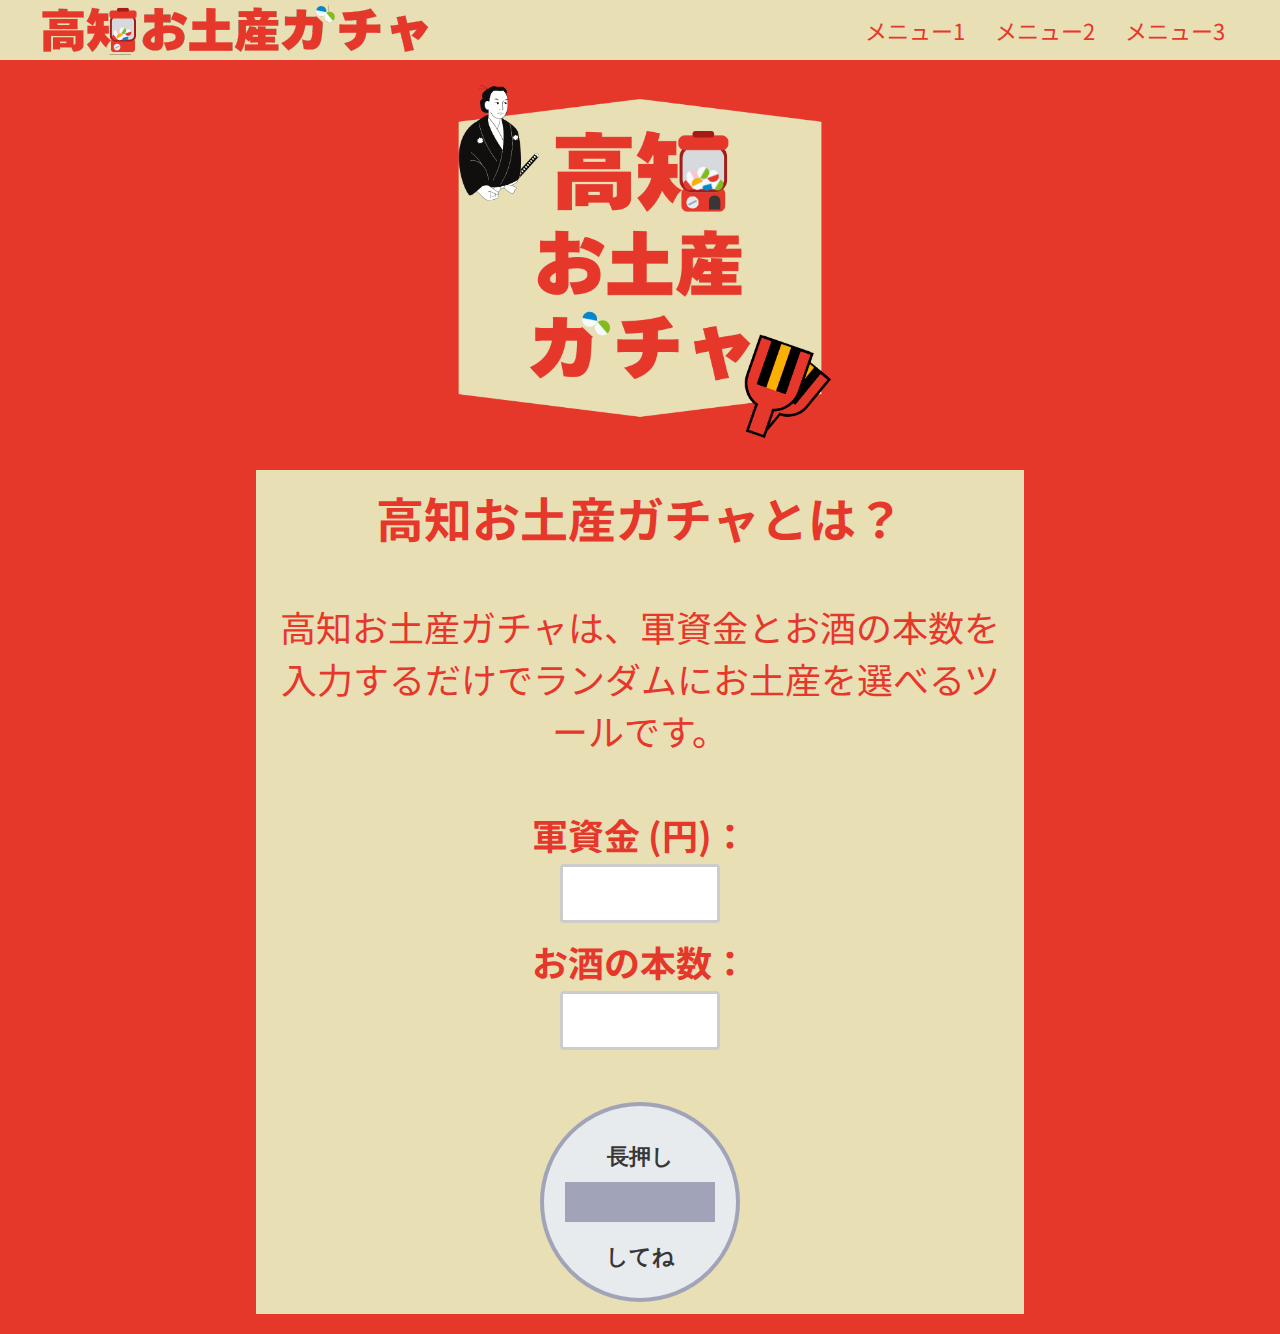
<file: templates/index.html>
<!DOCTYPE html>
<html lang="ja">
<head>
    <meta charset="UTF-8">
    <meta name="viewport" content="width=device-width, initial-scale=1.0">
    <title>ホームページ</title>
    <link rel="stylesheet" href="/static/style.css">
    <link href="https://fonts.googleapis.com/css2?family=Noto+Sans+JP:wght@400;700&display=swap" rel="stylesheet">
</head>
<body>
    <header class="header">
        <div class="logo">
            <img src="/static/img/logo.png" alt="ロゴ" class="logo-img">
        </div>
        <input id="drawer_input" class="drawer_hidden" type="checkbox">
        <label for="drawer_input" class="drawer_open"><span></span></label>
        <nav class="nav_content">
            <ul>
                <li class="nav_item"><a href="#">メニュー1</a></li>
                <li class="nav_item"><a href="#">メニュー2</a></li>
                <li class="nav_item"><a href="#">メニュー3</a></li>
            </ul>
        </nav>
    </header>
    
    <div class="main_visual">
        <img src="/static/img/main_visual.png" alt="メインビジュアル" width="390"/>
    </div>
    <div class="container">
        <div class="info_gacha">
            <div class="text1">
                <h1>高知お土産ガチャとは？</h1>
            </div>
            <div class="text2">
                <p>高知お土産ガチャは、軍資金とお酒の本数を入力するだけでランダムにお土産を選べるツールです。</p>
            </div>
            <form action="{{ url_for('result') }}" method="GET" class="form_gacha" id="gachaForm">
                <div class="form-group">
                    <label for="budget" style=" font-weight: bold;">軍資金 (円)：</label>
                    <input type="number" id="budget" name="budget" min="0" required>
                </div>
                <div class="form-group">
                    <label for="sakenum" style=" font-weight: bold;">お酒の本数：</label>
                    <input type="number" id="sakenum" name="sakenum" min="0" required>
                </div>
                <div class="form-group">
                    <button type="submit" class="button">長押し<br>してね</button>
                    <div class="rectangle"></div>
                </div>
            </form>
        </div>
    </div>
</body>
</html>
</file>
<file: static/style.css>
body {
    font-family: 'Noto Sans JP', sans-serif;
    background-color: #e6372b;
    margin: 0;
    padding: 0;
    display: flex;
    flex-direction: column;
    justify-content: center;
    align-items: center;
    width: 100%;  /* body全体の幅を100%に設定 */
    /* max-width: 1200px; */
    box-sizing: border-box;  /* パディングとボーダーを含めて幅を計算 */
}

.header {
    display: flex;
    justify-content: space-between;
    align-items: center;
    width: 100%;
    /* max-width: 1200px; */
    padding: 0 10px;
    background-color: #E9DFB5;
    box-sizing: border-box;
    height: 60px;
}

.logo {
    display: flex;
    align-items: center;
}

.logo-img {
    display: flex;
}

.drawer_hidden {
    display: none;
}

.drawer_open {
    display: flex;
    justify-content: center;
    align-items: center;
    height: 60px;
    width: 60px;
    position: relative;
    cursor: pointer;
    z-index: 100;
}

.drawer_open span,
.drawer_open span:before,
.drawer_open span:after {
    content: '';
    display: block;
    height: 3px;
    width: 25px;
    border-radius: 5px;
    background: #e6372b;
    transition: 0.5s;
    position: absolute;
}

.drawer_open span:before {
    bottom: 8px;
}

.drawer_open span:after {
    top: 8px;
}

#drawer_input:checked + .drawer_open span {
    background: rgba(255, 255, 255, 0);
}

#drawer_input:checked + .drawer_open span::before {
    bottom: 0;
    transform: rotate(45deg);
}

#drawer_input:checked + .drawer_open span::after {
    top: 0;
    transform: rotate(-45deg);
}

.nav_content {
    width: 80%;
    /* max-width: 390px; */
    height: 100%;
    position: fixed;
    top: 0;
    left: 100%;
    z-index: 99;
    background: #E9DFB5;
    transition: .5s;
}

#drawer_input:checked + .drawer_open + .nav_content {
    left: 20%;
}

.nav_content ul {
    list-style: none;
    padding: 0;
    margin: 0;
}

.nav_item {
    padding: 15px;
    text-align: center;
}

.nav_item a {
    text-decoration: none;
    color: #e6372b;
    font-size: 22px;
}

.main_visual {
    background-color: #e6372b;
    display: flex;
    flex-direction: column;
    justify-content: center;
    align-items: center;
    width: 100%;
    /* max-width: 1200px; */
    /* padding: 20px; */
    box-sizing: border-box;
}

.container {
    background-color: #e6372b;
    display: flex;
    flex-direction: column;
    justify-content: center;
    align-items: center;
    width: 100%;
    /* max-width: 1200px; */
    padding: 20px;
    box-sizing: border-box;
}

.info_gacha {
    background-color: #E9DFB5;
    /* max-width: 1160px;
    padding: 16px 20px; */
    display: flex;
    flex-direction: column;
    align-items: center;
    justify-content: center;
    width: 80%;
}

.result_gacha {
    background-color: #E9DFB5;
    /* max-width: 1160px;
    padding: 16px 20px; */
    padding: 20px;
    display: flex;
    flex-direction: column;
    align-items: center;
    justify-content: center;
    width: 80%;
    
}

.text1, .text2 {
    display: flex;
    justify-content: center;
    align-items: center;
    text-align: center;
}

.text2 {
    padding: 0 12px;
}

h1 {
    /* font-size: 4vw; */
    font-size: 28px;
    color: #e6372b;
    margin: 12px;
}

p {
    /* font-size: 3.5vw; */
    font-size: 22px;
    color: #e6372b;
}

form {
    display: flex;
    flex-direction: column;
    justify-content: center;
    align-items: center;
    width: 80%;
    /* max-width: 1200px; */
    /* padding: 20px; */
    box-sizing: border-box;
}

.form_gacha {
    display: flex;
    flex-direction: column;
    justify-content: center;
    align-items: center;
    margin-top: 16px;
    width: 100%;
    /* max-width: 1160px; */
}

.form-group {
    display: flex;
    flex-direction: column;
    justify-content: center;
    align-items: center;
    margin-bottom: 12px;
    width: 100%;
}

label {
    display: block;
    margin-bottom: 4px;
    font-size: 22px;
    color: #e6372b;
}

input[type="number"] {
    width: 80px;
    padding: 8px;
    box-sizing: border-box;
    border: 3px solid #ccc;
    border-radius: 4px;
    font-size: 16px;
}


/* .button {
    display: inline-block;
    width: 200px;
    height: 200px;
    background-color: #e8ebed;
    font-size: 22px;
    font-weight: bold;
    color: #373737;
    text-decoration: none;
    border-radius: 50%;
    border: 3pt solid #a1a4b8;
    text-align: center;
    line-height: 30vw;
    transition: all 0.3s ease;
    position: relative;
    overflow: hidden;
    z-index: 2
} */

.button {
    display: inline-block;
    width: 200px;
    height: 200px;
    background-color: #e8ebed;
    font-size: 22px;
    font-weight: bold;
    color: #373737;
    text-decoration: none;
    border-radius: 50%;
    border: 3pt solid #a1a4b8;
    text-align: center;
    line-height: 30vw;
    transition: all 0.3s ease;
    position: relative;
    overflow: hidden;
    z-index: 1;
    cursor: pointer;
    transition: all 0.3s ease;
    margin-top: 40px;
}

.rectangle {
    width: 150px; /* 長方形の幅 */
    height: 40px; /* 長方形の高さ */
    background-color: #a1a4b8; /* 長方形の色 */
    position: absolute; /* 円形ボタン内で絶対配置 */
    z-index: 10;
    transition: transform 0.6s ease-in-out;
    margin-top: 40px;
}

/* .rectangle:hover {
    transform: scale(1.2);
    background-color: #a1a4b8;
}

.button:hover {
    transform: scale(1.2);
    background-color: #a1a4b8;
} */


/* .button:active .rectangle{
    animation: rotate360 0.6s ease-in-out;
    pointer-events: none;
}

.rectangle:active {
    animation: rotate360 0.6s ease-in-out;
    pointer-events: none;
} */

/* .button:active + .rectangle {
    transform: rotate(360deg);
} */

.button:active + .rectangle {
    /* transform: rotate(360deg); */
    animation: rotate-rectangle 0.6s forwards ease-in-out;
}

@keyframes rotate-rectangle {
    100% {
        transform: rotate(360deg);
    }
}

@keyframes rotate360 {
    from {
        transform: rotate(0deg); /* 初期状態：回転なし */
    }
    to {
        transform: rotate(360deg); /* 最終状態：360°回転 */
    }
}

/* アニメーション終了後にフォームを送信 */
@keyframes submitAfterRotation {
    100% {
        visibility: hidden;
    }
}

.button:active {
    animation: rotate360 0.6s ease-in-out, submitAfterRotation 0.6s steps(1) forwards;
}

/* アニメーション終了後にフォームを送信 */
.button:active + .submit-form {
    animation: delayRedirect 0.6s forwards;
}

@keyframes delayRedirect {
    100% {
        visibility: visible;
    }
}

.border-box {
    border: 3px solid #e6372b;
    padding: 0 10px;
    margin: 5px 0; /* 要素間の余白を追加 */
    border-radius: 5px; /* 角を少し丸める */
    background-color: #E9DFB5; /* 背景色を追加（オプション） */
    width: 80%;
    display: flex; /* 子要素を水平に並べる */
    justify-content: space-between; /* 要素の間隔を均等に配置 */
}

.return-button {
    display: inline-block;
    padding: 15px 30px; /* ボタンに適切な余白を追加 */
    background-color: #E9DFB5; /* 背景色 */
    font-size: 22px;
    font-weight: bold;
    color: #e6372b; /* テキストの色 */
    text-decoration: none; /* 下線を削除 */
    border-radius: 8px; /* 角を少し丸める */
    border: 3px solid #e6372b; /* ボーダーを少し薄く */
    text-align: center; /* テキストを中央揃え */
    transition: all 0.3s ease; /* スムーズなトランジション効果 */
    position: relative;
    overflow: hidden;
    z-index: 2;
    box-shadow: 0 4px 6px rgba(0, 0, 0, 0.1); /* ボタンに軽い影を追加 */
    cursor: pointer; /* マウスオーバー時にカーソルをポインターに */
}

.return-button:hover {
    background-color: #E9DFB5; /* ホバー時の背景色を変更 */
    border-color: #e6372b; /* ホバー時のボーダー色を変更 */
    box-shadow: 0 6px 8px rgba(0, 0, 0, 0.15); /* ホバー時に影を強く */
}

.return-button:active {
    background-color: #E9DFB5; /* クリック時の背景色をさらに変更 */
    box-shadow: inset 0 4px 6px rgba(0, 0, 0, 0.2); /* クリック時に影を内側に */
}

/* 画面サイズが390px以下になった場合の処理 */
@media (max-width: 390px) {
    body, .header, .container, .main_visual {
        width: 390px;  /* 最小幅を390pxに固定 */
    }

    .info_gacha {
        width: 350px;
    }

    .result_gacha {
        width: 350px;
    }

    img {
        width: 100%;
        max-width: 390px;  /* 画像の最大幅も390pxに設定 */
        height: auto;
    }
}

@media (min-width: 768px) {

    h1 {
        font-size: 48px;
    }

    label, p {
        font-size: 36px;
    }

    input[type="number"] {
        width: 160px;
        font-size: 32px;
    }

    .header {
        padding: 0 40px;
    }

    .drawer_open {
        display: none; /* 768px以上でハンバーガーメニューを非表示にする */
    }

    .nav_content {
        position: static;
        width: auto;
        height: auto;
        background: none;
        left: auto;
        display: flex;
    }

    .nav_content ul {
        display: flex;
        flex-direction: row;
        justify-content: flex-end;
        width: 100%;
    }

    .nav_item {
        padding: 0 15px;
    }

    .nav_item a {
        font-size: 22px;
        color: #e6372b;
    }

    .container {
        max-width: 1000px;
    }

    .info_gacha {
        max-width: 900px;
    }

    .result_gacha {
        max-width: 900px;
    }

    .form_gacha {
        max-width: 900px;
    }

    .button {
        width: 200x;
        height: 200px;
        line-height: 100px;
    }
}
</file>
